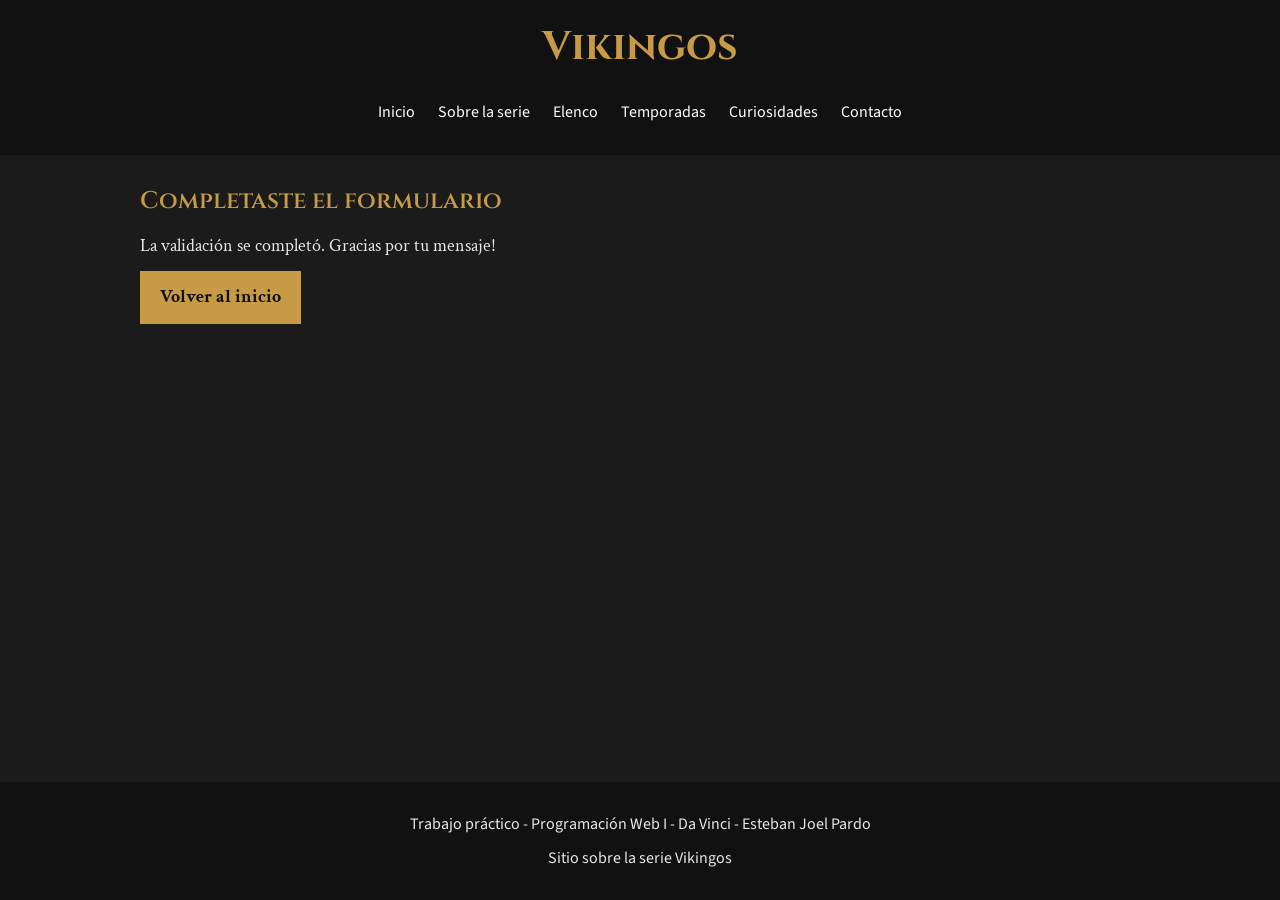
<file: pages/confirmacion/index.html>
<!DOCTYPE html>
<html lang="es">

<head>
    <meta charset="UTF-8">
    <meta name="viewport" content="width=device-width, initial-scale=1.0">
    <title>Vikingos | Confirmación</title>
    <link rel="icon" type="image/x-icon" href="../../images/vikingos.ico">
    <link rel="stylesheet" href="/../../css/estilos.css">
</head>

<body>
    <header>
        <h1>Vikingos</h1>
        <nav aria-label="Navegación principal">
            <input class="menu-control" type="checkbox" id="menu-control" aria-controls="menu-principal">
            <label class="menu-toggle" for="menu-control">
                <span class="menu-icono" aria-hidden="true"></span>
                Menú
            </label>
            <ul id="menu-principal">
                <li><a href="../../index.html">Inicio</a></li>
                <li><a href="../../pages/serie/index.html">Sobre la serie</a></li>
                <li><a href="../../pages/elenco/index.html">Elenco</a>
                    <ul class="submenu">
                        <li><a href="../../pages/elenco/index.html#ragnar">Ragnar</a></li>
                        <li><a href="../../pages/elenco/index.html#lagertha">Lagertha</a></li>
                        <li><a href="../../pages/elenco/index.html#floki">Floki</a></li>
                    </ul>
                </li>
                <li><a href="../../pages/temporadas/index.html">Temporadas</a></li>
                <li><a href="../../pages/curiosidades/index.html">Curiosidades</a></li>
                <li><a href="../../pages/contacto/index.html">Contacto</a></li>
            </ul>
        </nav>
    </header>
    <main>
        <section>
            <h2>Completaste el formulario</h2>
            <p>La validación se completó. Gracias por tu mensaje!</p>
            <p><a class="boton" href="../../index.html">Volver al inicio</a></p>
        </section>
    </main>
    <footer>
        <p>Trabajo práctico - Programación Web I - Da Vinci - Esteban Joel Pardo</p>
        <p>Sitio sobre la serie Vikingos</p>
    </footer>
</body>

</html>
</file>
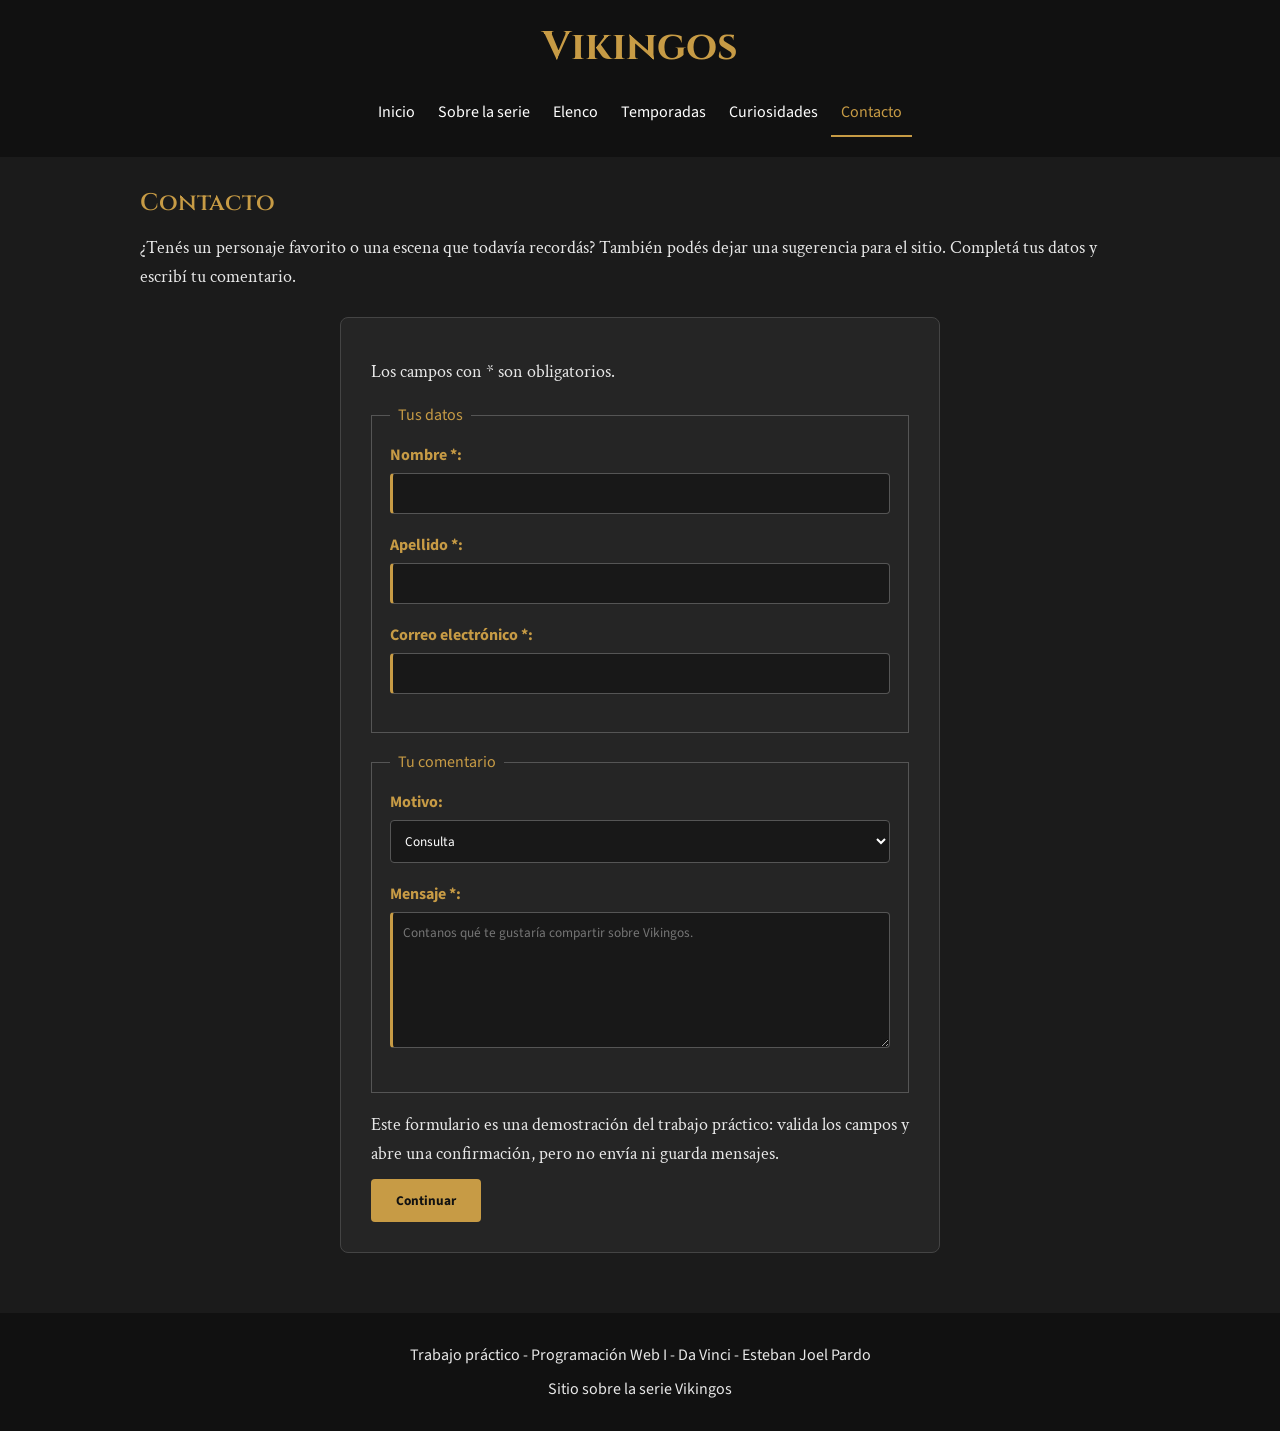
<file: pages/contacto/index.html>
<!DOCTYPE html>
<html lang="es">

<head>
    <meta charset="UTF-8">
    <meta name="viewport" content="width=device-width, initial-scale=1.0">
    <title>Vikingos | Contacto</title>
    <link rel="icon" type="image/x-icon" href="../../images/vikingos.ico">
    <link rel="stylesheet" href="../../css/estilos.css">
</head>

<body>
    <header>
        <h1>Vikingos</h1>
        <nav aria-label="Navegación principal">
            <input class="menu-control" type="checkbox" id="menu-control" aria-controls="menu-principal">
            <label class="menu-toggle" for="menu-control">
                <span class="menu-icono" aria-hidden="true"></span>
                Menú
            </label>
            <ul id="menu-principal">
                <li><a href="../../index.html">Inicio</a></li>
                <li><a href="../../pages/serie/index.html">Sobre la serie</a></li>
                <li><a href="../../pages/elenco/index.html">Elenco</a>
                    <ul class="submenu">
                        <li><a href="../../pages/elenco/index.html#ragnar">Ragnar</a></li>
                        <li><a href="../../pages/elenco/index.html#lagertha">Lagertha</a></li>
                        <li><a href="../../pages/elenco/index.html#floki">Floki</a></li>
                    </ul>
                </li>
                <li><a href="../../pages/temporadas/index.html">Temporadas</a></li>
                <li><a href="../../pages/curiosidades/index.html">Curiosidades</a></li>
                <li><a href="../../pages/contacto/index.html" aria-current="page">Contacto</a></li>
            </ul>
        </nav>
    </header>
    <main>
        <section>
            <h2>Contacto</h2>
            <p>¿Tenés un personaje favorito o una escena que todavía recordás? También podés dejar una sugerencia para el sitio. Completá tus datos y escribí tu comentario.</p>
            <form action="../confirmacion/index.html" method="get">
                <p>Los campos con * son obligatorios.</p>
                <fieldset>
                    <legend>Tus datos</legend>
                <div>
                    <label for="nombre">Nombre *:</label>
                    <input type="text" id="nombre" name="nombre" required minlength="2" autocomplete="given-name">
                </div>
                <div>
                    <label for="apellido">Apellido *:</label>
                    <input type="text" id="apellido" name="apellido" required minlength="2" autocomplete="family-name">
                </div>
                <div>
                    <label for="email">Correo electrónico *:</label>
                    <input type="email" id="email" name="email" required autocomplete="email">
                </div>
                </fieldset>
                <fieldset>
                    <legend>Tu comentario</legend>
                <div>
                    <label for="motivo">Motivo:</label>
                    <select id="motivo" name="motivo">
                        <option value="consulta">Consulta</option>
                        <option value="comentario">Comentario</option>
                        <option value="sugerencia">Sugerencia</option>
                    </select>
                </div>
                <div>
                    <label for="mensaje">Mensaje *:</label>
                    <textarea id="mensaje" name="mensaje" rows="6" required minlength="10" maxlength="2000" placeholder="Contanos qué te gustaría compartir sobre Vikingos."></textarea>
                </div>
                </fieldset>
                <p>Este formulario es una demostración del trabajo práctico: valida los campos y abre una confirmación, pero no envía ni guarda mensajes.</p>
                <button type="submit">Continuar</button>
            </form>
        </section>
    </main>
    <footer>
        <p>Trabajo práctico - Programación Web I - Da Vinci - Esteban Joel Pardo</p>
        <p>Sitio sobre la serie Vikingos</p>
    </footer>
</body>

</html>
</file>
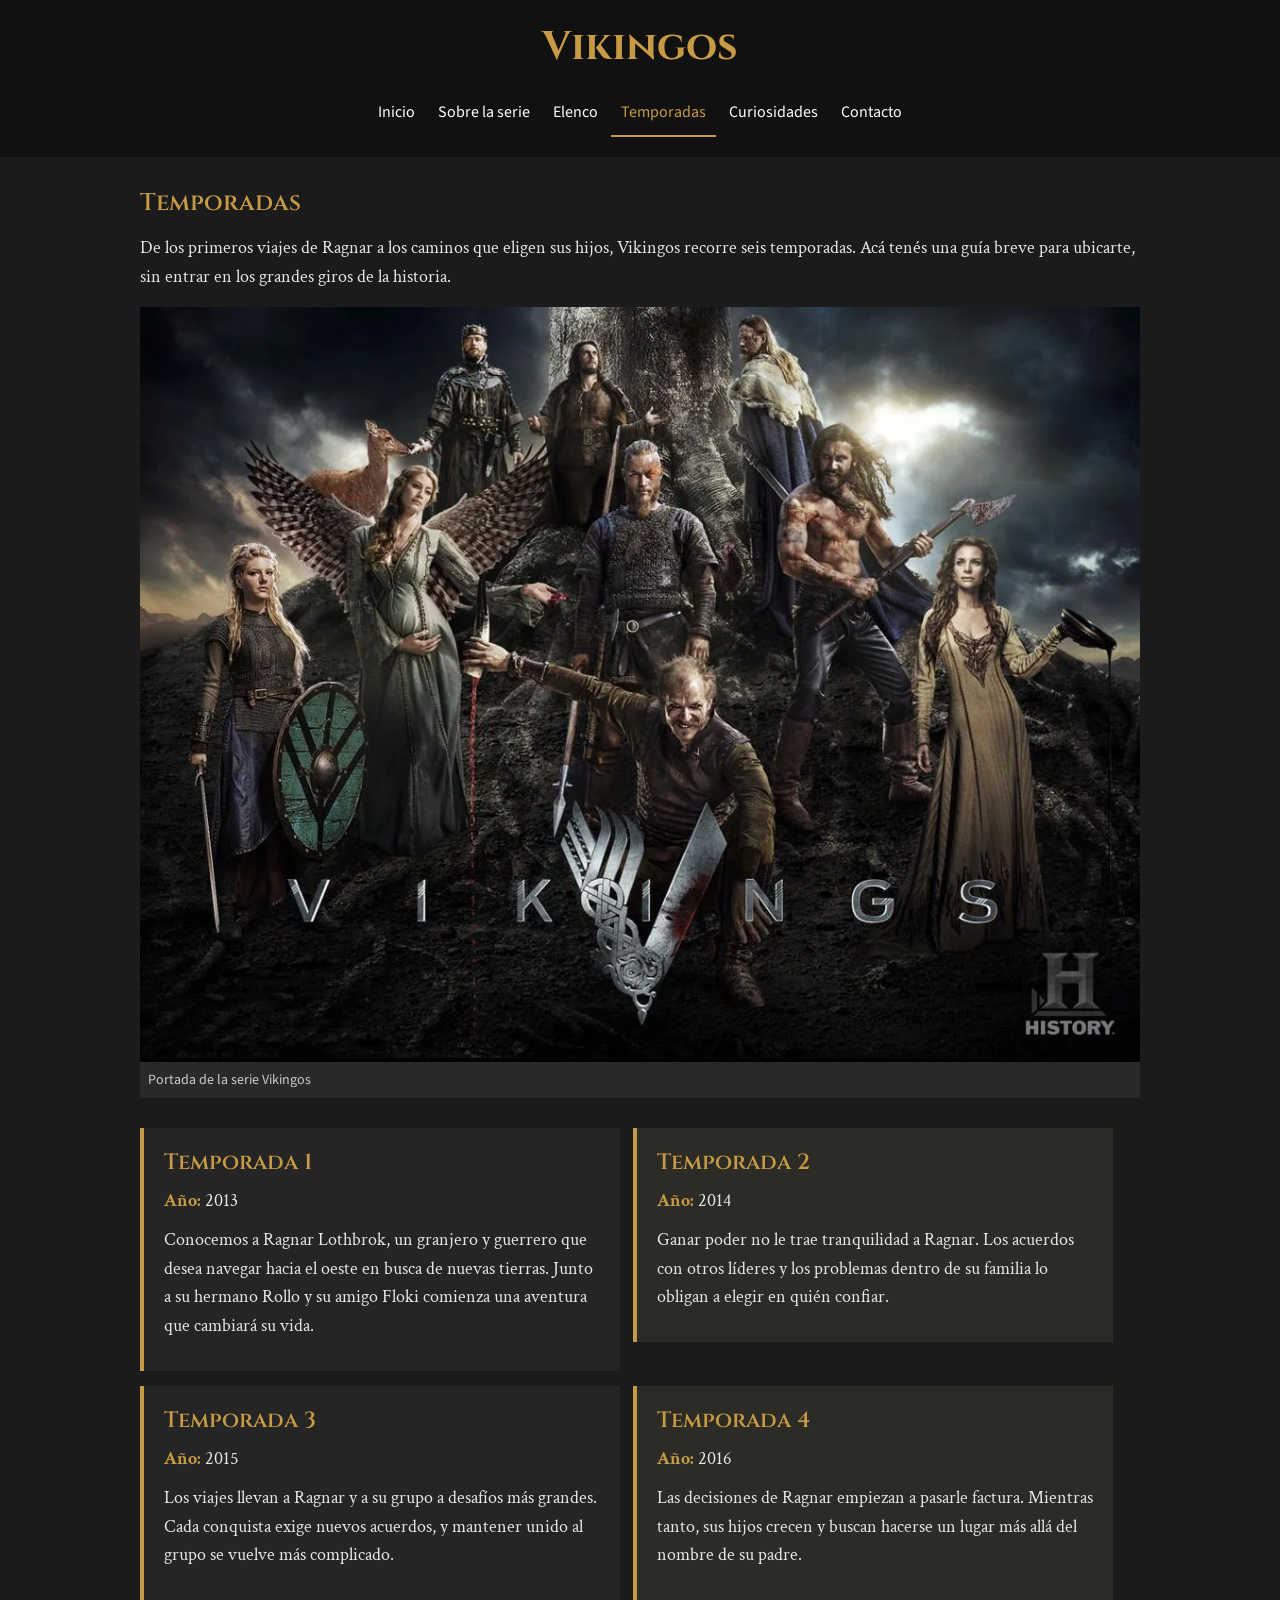
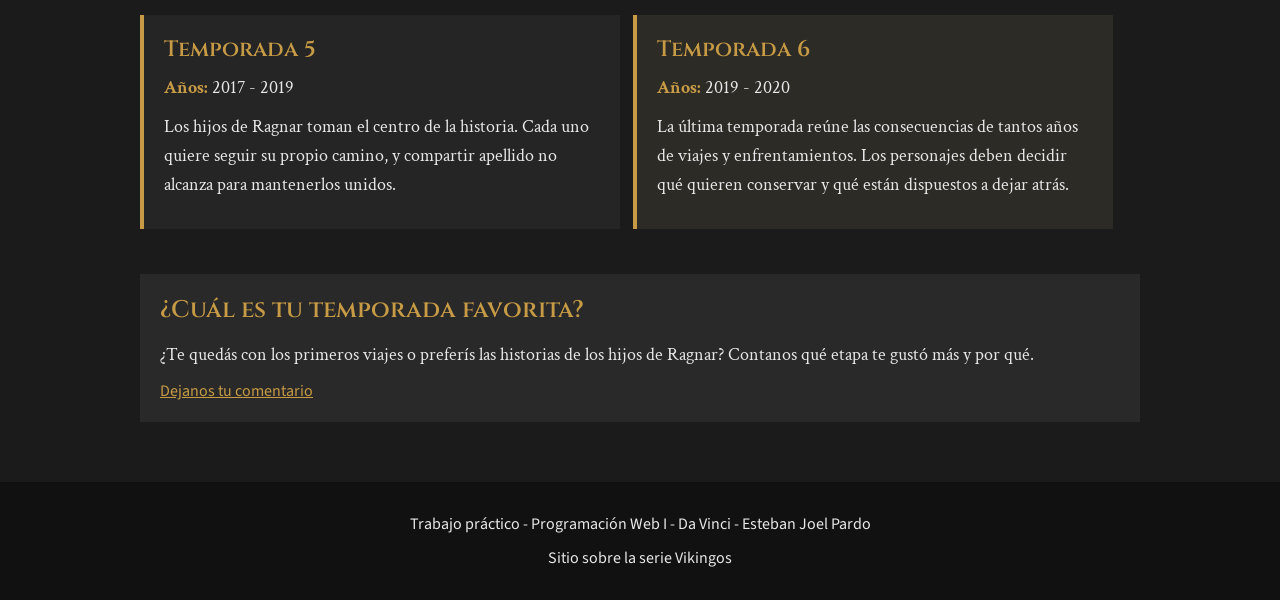
<file: pages/temporadas/index.html>
<!DOCTYPE html>
<html lang="es">

<head>
    <meta charset="UTF-8">
    <meta name="viewport" content="width=device-width, initial-scale=1.0">
    <title>Vikingos | Temporadas</title>
    <link rel="icon" type="image/x-icon" href="../../images/vikingos.ico">
    <link rel="stylesheet" href="../../css/estilos.css">
</head>

<body>
    <header>
        <h1>Vikingos</h1>
        <nav aria-label="Navegación principal">
            <input class="menu-control" type="checkbox" id="menu-control" aria-controls="menu-principal">
            <label class="menu-toggle" for="menu-control">
                <span class="menu-icono" aria-hidden="true"></span>
                Menú
            </label>
            <ul id="menu-principal">
                <li><a href="../../index.html">Inicio</a></li>
                <li><a href="../../pages/serie/index.html">Sobre la serie</a></li>
                <li><a href="../../pages/elenco/index.html">Elenco</a>
                    <ul class="submenu">
                        <li><a href="../../pages/elenco/index.html#ragnar">Ragnar</a></li>
                        <li><a href="../../pages/elenco/index.html#lagertha">Lagertha</a></li>
                        <li><a href="../../pages/elenco/index.html#floki">Floki</a></li>
                    </ul>
                </li>
                <li><a href="../../pages/temporadas/index.html" aria-current="page">Temporadas</a></li>
                <li><a href="../../pages/curiosidades/index.html">Curiosidades</a></li>
                <li><a href="../../pages/contacto/index.html">Contacto</a></li>
            </ul>
        </nav>
    </header>
      <main>
        <section>
            <h2>Temporadas</h2>
            <p>De los primeros viajes de Ragnar a los caminos que eligen sus hijos, Vikingos recorre seis temporadas. Acá tenés una guía breve para ubicarte, sin entrar en los grandes giros de la historia.</p>
            <figure>
                <img src="../../images/portada.webp" width="1059" height="800" alt="Portada de la serie Vikingos">
                <figcaption>Portada de la serie Vikingos</figcaption>
            </figure>
        </section>
        <section class="temporadas">
            <article>
                <h3>Temporada 1</h3>
                <p><strong>Año:</strong> 2013</p>
                <p>Conocemos a Ragnar Lothbrok, un granjero y guerrero que desea navegar hacia el oeste en busca de nuevas tierras. Junto a su hermano Rollo y su amigo Floki comienza una aventura que cambiará su vida.</p>
            </article>
            <article>
                <h3>Temporada 2</h3>
                <p><strong>Año:</strong> 2014</p>
                <p>Ganar poder no le trae tranquilidad a Ragnar. Los acuerdos con otros líderes y los problemas dentro de su familia lo obligan a elegir en quién confiar.</p>
            </article>
            <article>
                <h3>Temporada 3</h3>
                <p><strong>Año:</strong> 2015</p>
                <p>Los viajes llevan a Ragnar y a su grupo a desafíos más grandes. Cada conquista exige nuevos acuerdos, y mantener unido al grupo se vuelve más complicado.</p>
            </article>
            <article>
                <h3>Temporada 4</h3>
                <p><strong>Año:</strong> 2016</p>
                <p>Las decisiones de Ragnar empiezan a pasarle factura. Mientras tanto, sus hijos crecen y buscan hacerse un lugar más allá del nombre de su padre.</p>
            </article>
            <article>
                <h3>Temporada 5</h3>
                <p><strong>Años:</strong> 2017 - 2019</p>
                <p>Los hijos de Ragnar toman el centro de la historia. Cada uno quiere seguir su propio camino, y compartir apellido no alcanza para mantenerlos unidos.</p>
            </article>
            <article>
                <h3>Temporada 6</h3>
                <p><strong>Años:</strong> 2019 - 2020</p>
                <p>La última temporada reúne las consecuencias de tantos años de viajes y enfrentamientos. Los personajes deben decidir qué quieren conservar y qué están dispuestos a dejar atrás.</p>
            </article>
        </section>
        <aside>
            <h2>¿Cuál es tu temporada favorita?</h2>
            <p>¿Te quedás con los primeros viajes o preferís las historias de los hijos de Ragnar? Contanos qué etapa te gustó más y por qué.</p>
            <a href="../contacto/">Dejanos tu comentario</a>
        </aside>
    </main>
    <footer>
        <p>Trabajo práctico - Programación Web I - Da Vinci - Esteban Joel Pardo</p>
        <p>Sitio sobre la serie Vikingos</p> 
    </footer>
</body>
</html>
</file>
<file: css/estilos.css>
@import url("https://fonts.googleapis.com/css2?family=Cinzel:wght@600;700&family=Crimson+Text:wght@400;700&family=Source+Sans+3:wght@400;600;700&display=swap");

@import url("base.css");
@import url("layout.css");
@import url("formularios.css");
@import url("navegacion.css");
@import url("componentes.css");
</file>
